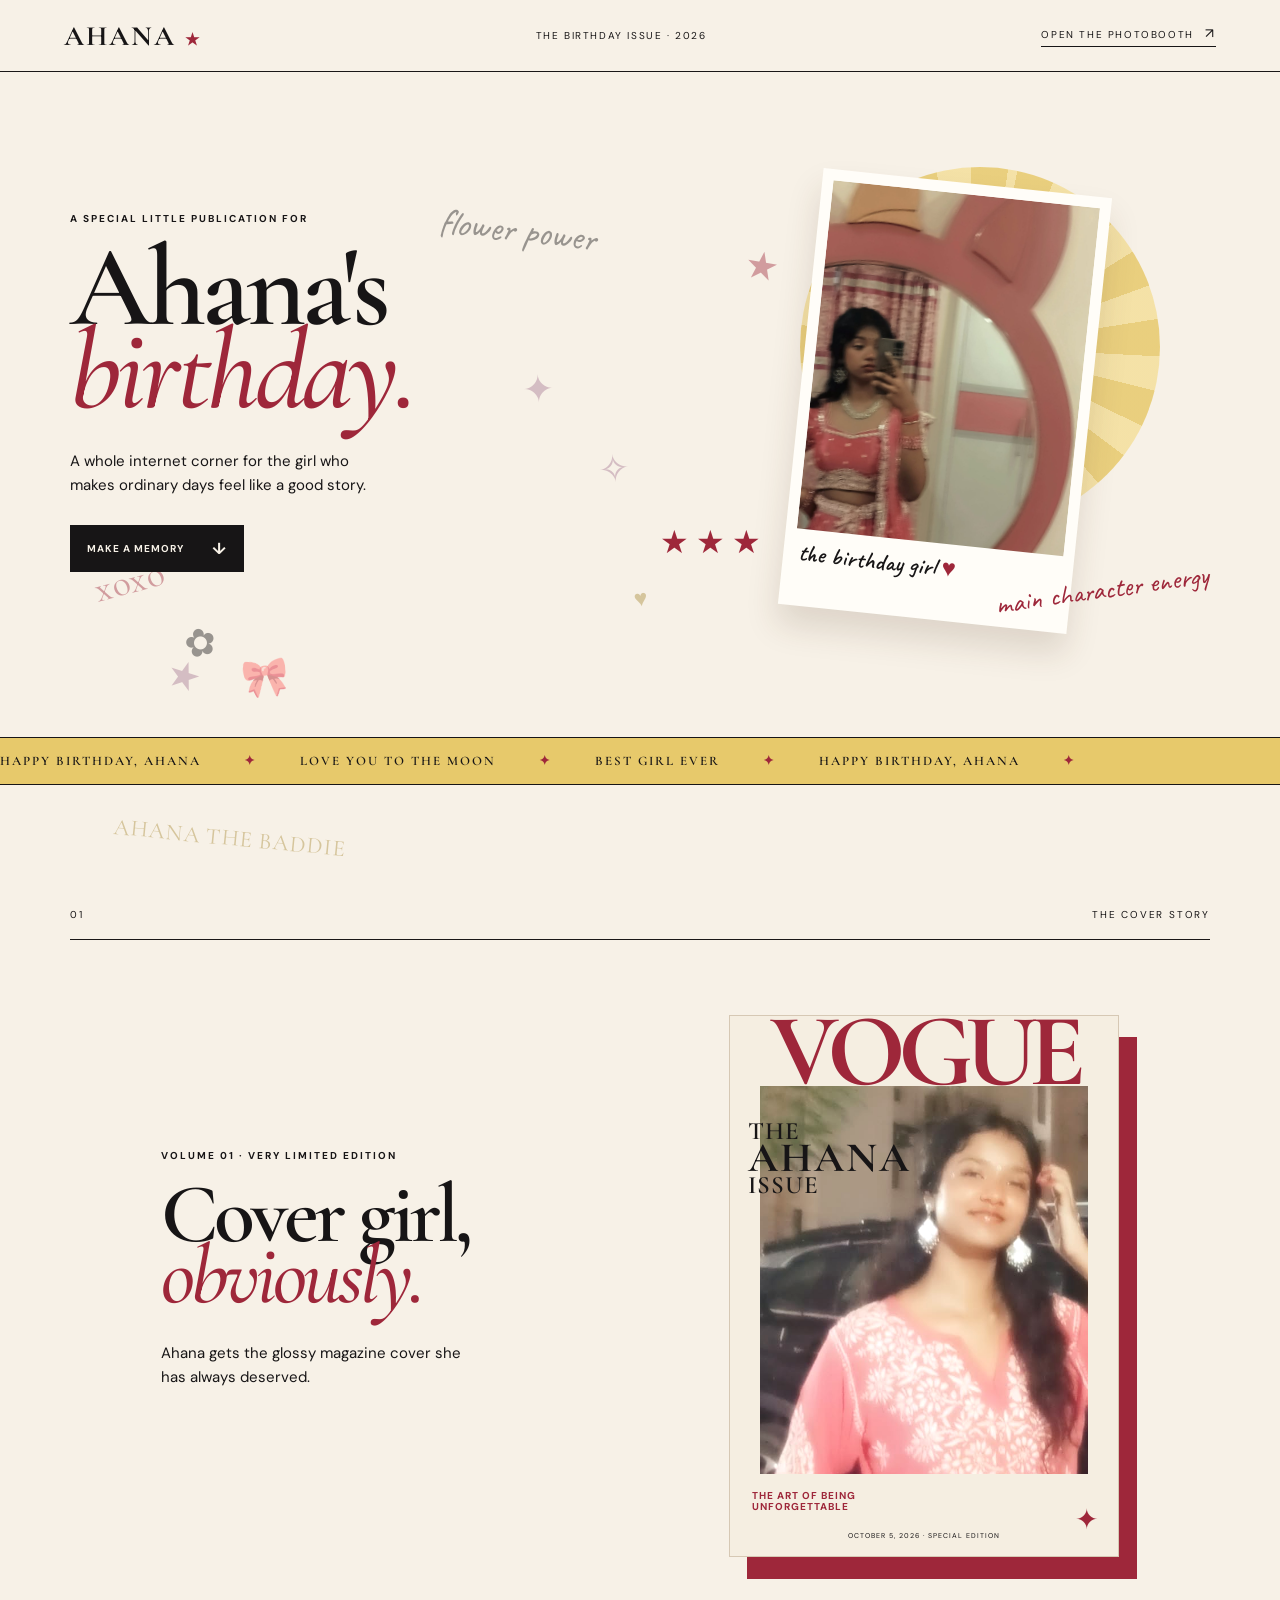
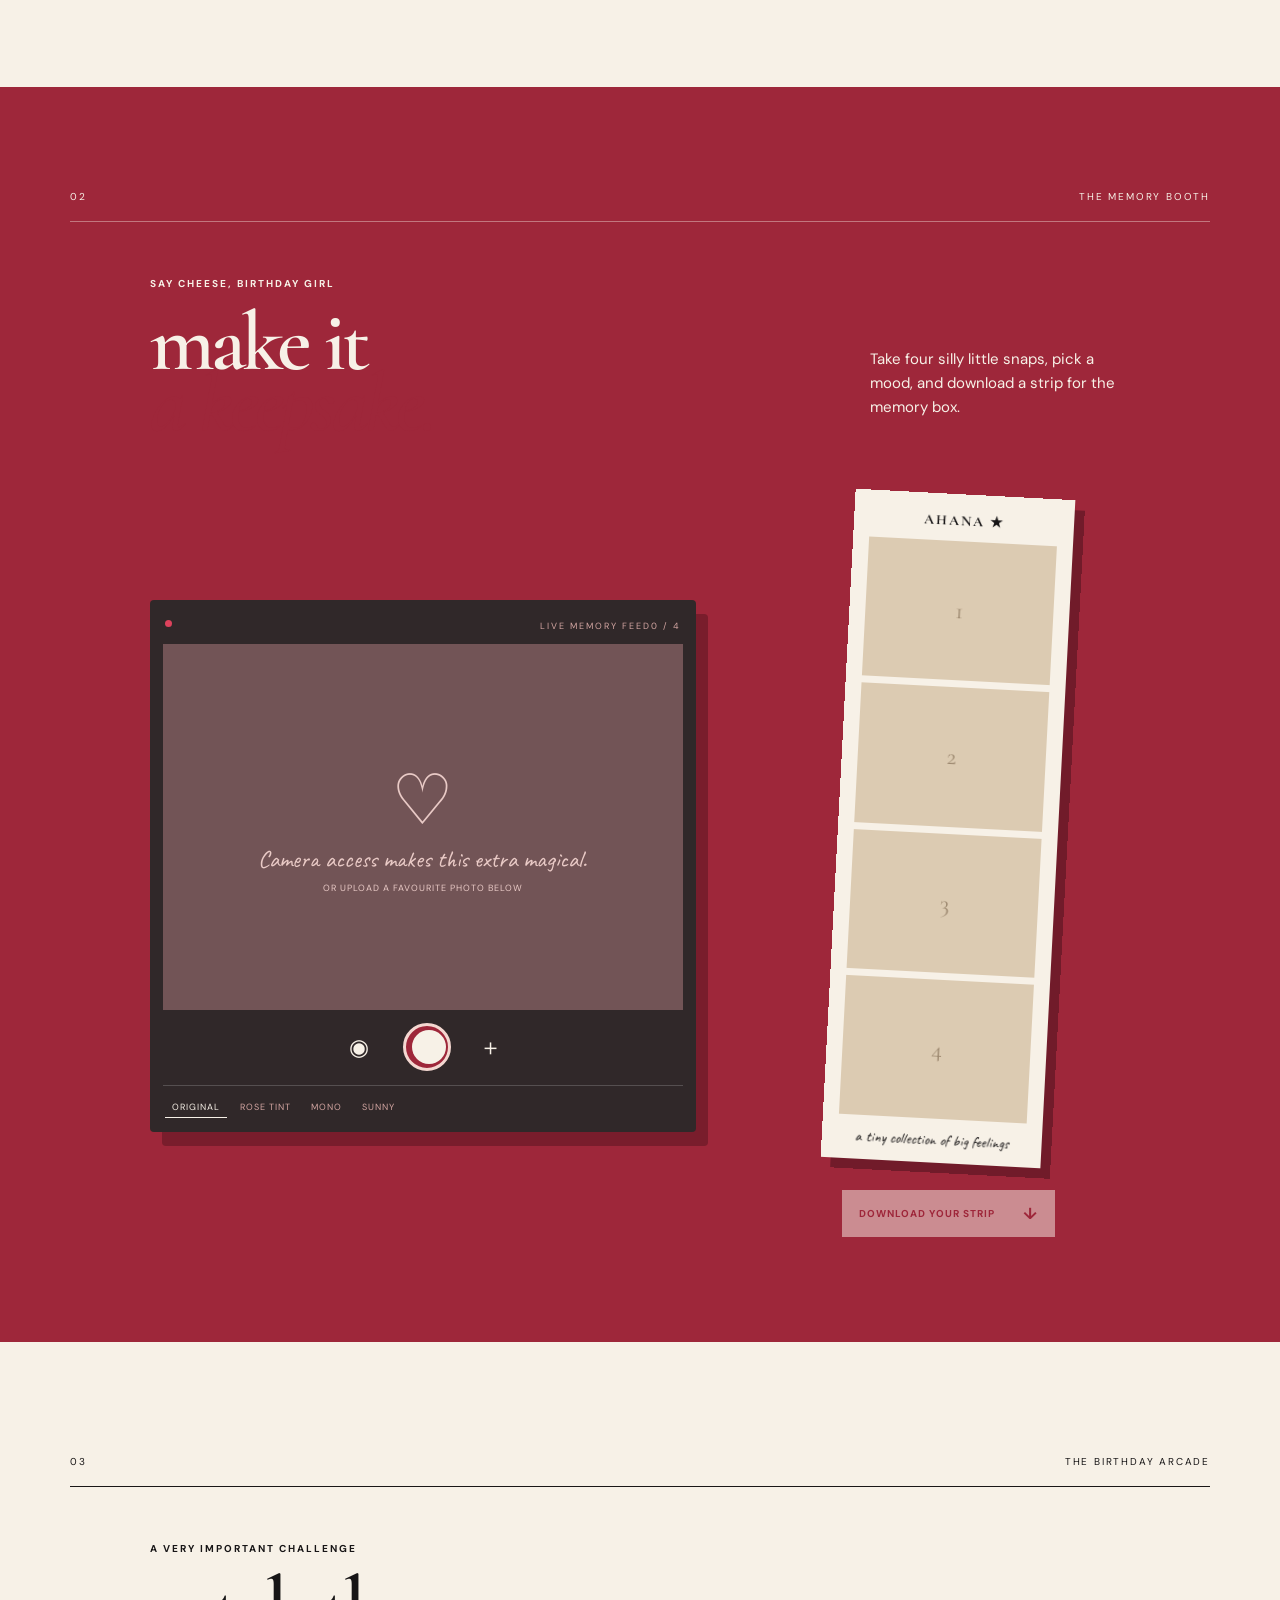
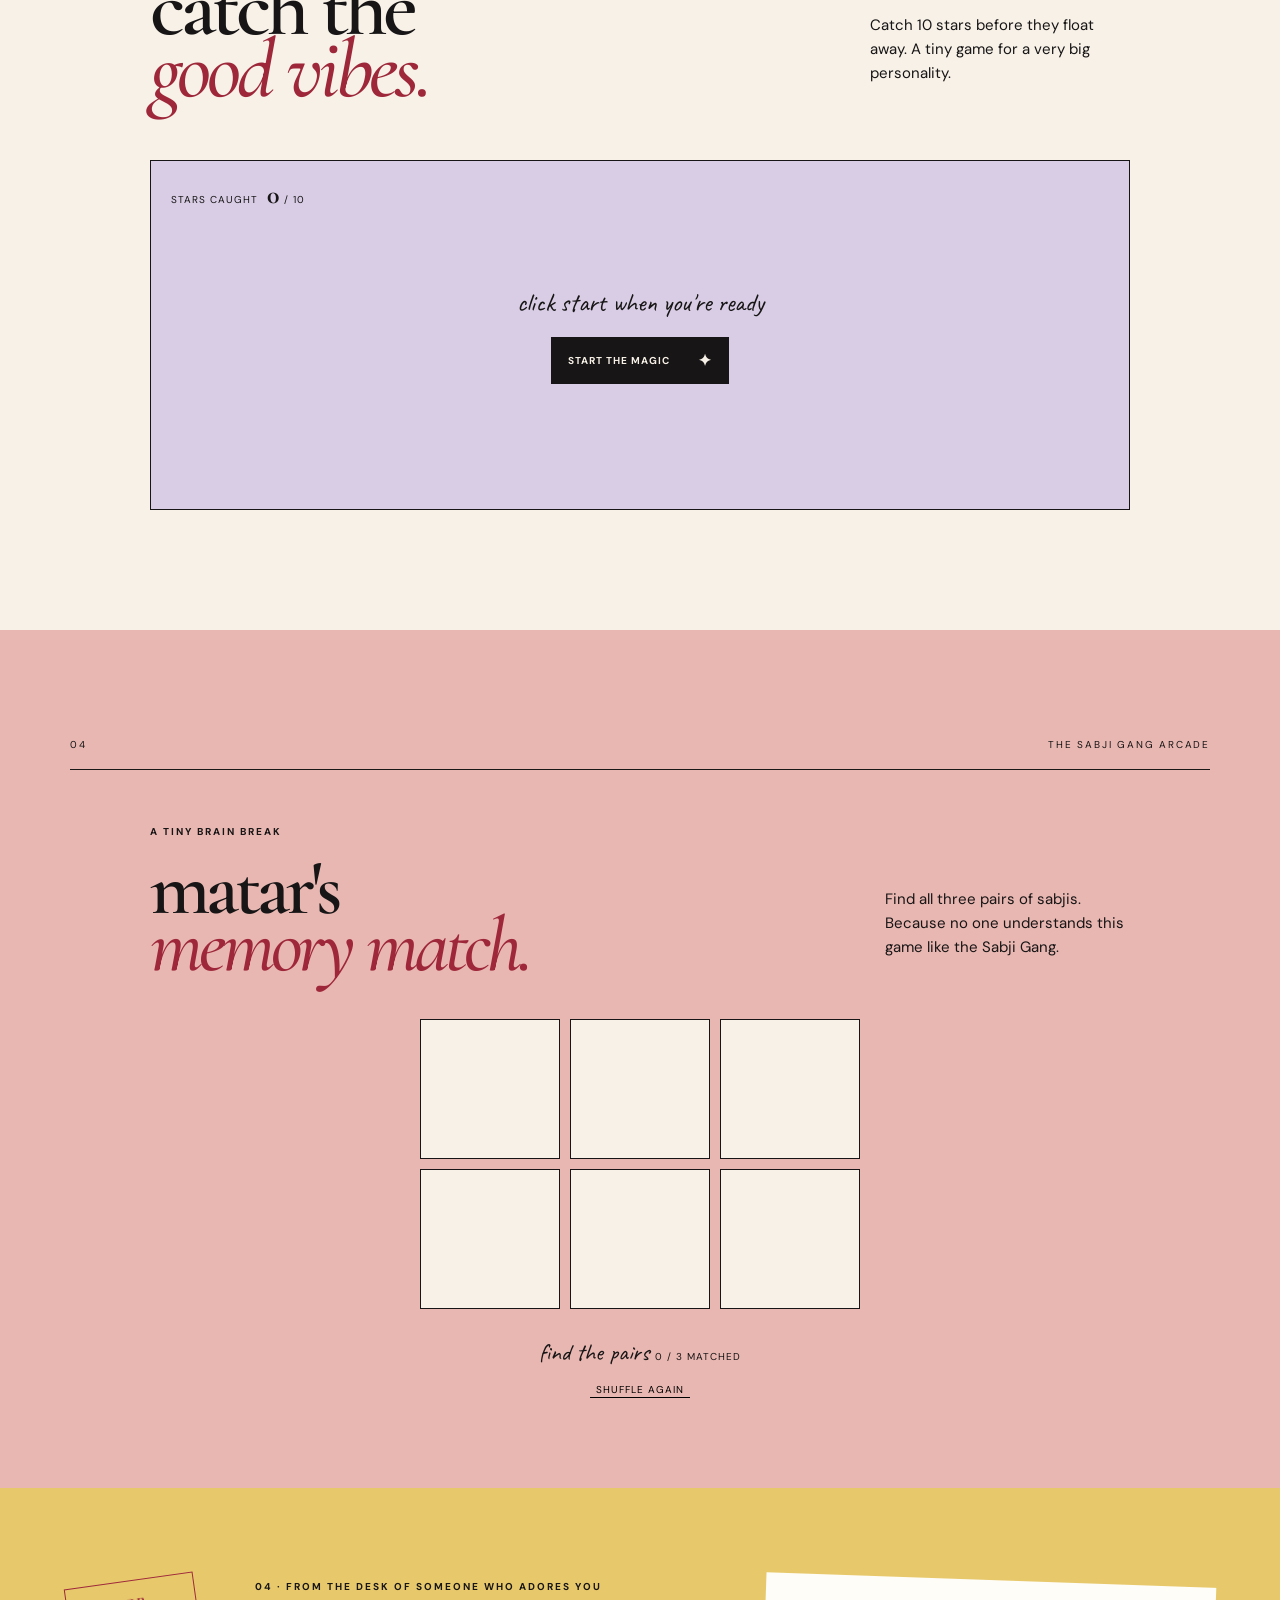
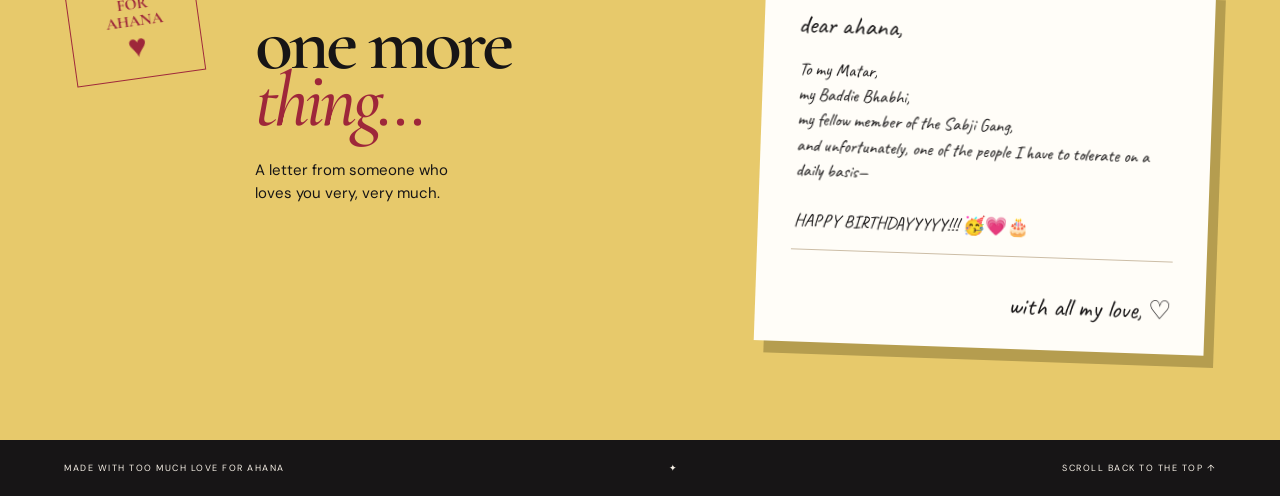
<file: index.html>
<!doctype html>
<html lang="en">
  <head>
    <meta charset="UTF-8" />
    <meta name="viewport" content="width=device-width, initial-scale=1.0" />
    <title>Ahana's Birthday Issue</title>
    <meta name="description" content="A tiny birthday magazine made especially for Ahana." />
    <link rel="preconnect" href="https://fonts.googleapis.com" />
    <link rel="preconnect" href="https://fonts.gstatic.com" crossorigin />
    <link href="https://fonts.googleapis.com/css2?family=Caveat:wght@500;600;700&family=Cormorant+Garamond:wght@500;600;700&family=DM+Sans:wght@400;500;700&display=swap" rel="stylesheet" />
    <link rel="stylesheet" href="style.css" />
    <link rel="icon" type="image/svg+xml" href="favicon.svg" />
    <style>.memory-card{font:700 clamp(13px,2vw,20px) var(--sans);letter-spacing:1px}</style>
    <style>.memory-card.flipped span,.memory-card.matched span{display:block;transform:rotateY(180deg)}</style>
    <style>.memory-card span img{width:100%;height:100%;display:block;object-fit:cover}.memory-card.palak span{overflow:hidden}.memory-card.palak span img{transform:rotate(-90deg) scale(1.35);width:100%;height:100%}</style>
    <style>.memory-card.patagobhi span{overflow:hidden}.memory-card.patagobhi span img{transform:scale(1.08)}</style>
    <style>.memory-card.matar span{overflow:hidden}.memory-card.matar span img{transform:scale(1.08)}</style>
    <style>.mag-image img{object-position:50% 35%!important;transform:scale(1.25)!important;transform-origin:50% 35%!important;filter:saturate(1.08) contrast(1.04)}</style>
    <style>.memory-card{position:relative;display:grid;place-items:center;width:100%;min-width:0;min-height:0;height:auto;aspect-ratio:1/1;overflow:hidden;padding:0}.memory-card span{position:absolute;inset:0;width:100%;height:100%;display:block}.memory-card span img{position:absolute;inset:0;width:100%;height:100%;object-fit:cover}.memory-card span b{position:absolute;left:8px;right:8px;bottom:8px;padding:5px 4px;background:#9e273acc;color:#fffdf8;font:700 11px var(--sans);letter-spacing:1px;text-align:center;text-shadow:0 1px 2px #171516;transform:none}.memory-card.flipped span,.memory-card.matched span{transform:rotateY(180deg)}.memory-card.flipped span b,.memory-card.matched span b{transform:none}.memory-card.palak span img{transform:rotate(-90deg) scale(1.35)}.memory-card.patagobhi span img,.memory-card.matar span img{transform:scale(1.08)}</style>
    <style>.upload-label{display:none!important}.mag-masthead{color:var(--red)!important;top:-10px!important}.mag-headline{color:var(--ink)!important;top:105px!important}.mag-headline strong{font-size:42px!important}.game-star,.game-hazard{position:absolute;font-size:29px;line-height:1;background:transparent;border:0;padding:4px;cursor:pointer;animation:hazard-drift 1.1s ease-in-out infinite alternate;filter:saturate(.9)}.game-star{color:#9e273a}.game-star:hover,.game-hazard:hover{transform:scale(1.3) rotate(-12deg)}@keyframes hazard-drift{to{translate:8px 10px;rotate:8deg}}</style>
    <style>
      .sticker-layer{position:fixed;inset:0;overflow:hidden;pointer-events:none;z-index:0}.sticker{position:absolute;font-family:var(--script);font-size:clamp(20px,3vw,38px);opacity:.42;animation:sticker-drift 5s ease-in-out infinite alternate}.sticker:nth-child(3n){color:var(--red);font-family:var(--serif)}.sticker:nth-child(3n+1){color:#a57591}.sticker:nth-child(4n){font-size:clamp(13px,1.8vw,23px);text-transform:uppercase;letter-spacing:1px;color:#a88935}.topbar,main,footer{position:relative;z-index:1}@keyframes sticker-drift{to{transform:translateY(-8px) rotate(5deg)}}
      .memory-section{background:var(--pink);padding:90px 0}.memory-intro{display:flex;justify-content:space-between;align-items:end;padding:55px 7% 45px}.memory-intro h2{font-size:78px;line-height:.73}.memory-intro>p{max-width:245px;line-height:1.6}.memory-board{width:min(440px,calc(100% - 48px));margin:auto;display:grid;grid-template-columns:repeat(3,1fr);gap:10px}.memory-card{aspect-ratio:1;border:1px solid var(--ink);background:var(--cream);color:var(--red);font:38px var(--serif);transition:transform .2s,background .2s;transform-style:preserve-3d}.memory-card span{visibility:hidden}.memory-card.flipped,.memory-card.matched{background:var(--yellow);transform:rotateY(180deg)}.memory-card.flipped span,.memory-card.matched span{visibility:visible}.memory-card.matched{background:#c9d8b1;cursor:default}.memory-status{text-align:center;font:24px var(--script);margin:28px 0 0}.memory-status small{font:10px var(--sans);text-transform:uppercase;letter-spacing:1px}.memory-reset{display:block;margin:15px auto 0;background:transparent;border:0;border-bottom:1px solid;font-size:10px;text-transform:uppercase;letter-spacing:1px}@media(max-width:760px){.memory-intro{display:block;padding:45px 0 35px}.memory-intro h2{font-size:68px}.memory-intro>p{margin-top:28px}}
    </style>
  </head>
  <body>
    <div class="sticker-layer" id="sticker-layer" aria-hidden="true"></div>
    <header class="topbar">
      <a class="wordmark" href="#top">AHANA <span>★</span></a>
      <p class="issue">THE BIRTHDAY ISSUE · 2026</p>
      <a class="nav-link" href="#photobooth">open the photobooth <span>↗</span></a>
    </header>
    <main id="top">
      <section class="hero section-wrap">
        <div class="hero-copy reveal"><p class="eyebrow">a special little publication for</p><h1>Ahana's<br /><em>birthday.</em></h1><p class="intro">A whole internet corner for the girl who makes ordinary days feel like a good story.</p><a class="button dark-button" href="#photobooth">make a memory <span>↓</span></a></div>
        <div class="hero-art reveal"><div class="sunburst"></div><div class="hero-polaroid photo-card"><div class="photo-placeholder large" data-photo-target="hero"><span>your favourite<br />Ahana photo</span></div><p>the birthday girl <span>♥</span></p></div><span class="scribble scribble-one">main character energy</span><span class="scribble scribble-two">★ ★ ★</span></div>
      </section>
      <section class="ticker" aria-label="birthday notes"><div>HAPPY BIRTHDAY, AHANA <span>✦</span> LOVE YOU TO THE MOON <span>✦</span> BEST GIRL EVER <span>✦</span> HAPPY BIRTHDAY, AHANA <span>✦</span></div></section>
      <section class="cover-section section-wrap" id="cover"><div class="section-label"><span>01</span><span>the cover story</span></div><div class="cover-layout"><div class="cover-intro"><p class="eyebrow">volume 01 · very limited edition</p><h2>Cover girl,<br /><em>obviously.</em></h2><p>Upload a photo and give Ahana the glossy magazine cover she has always deserved.</p><label class="button outline-button upload-label" for="cover-upload">add her photo <span>＋</span></label><input id="cover-upload" type="file" accept="image/*" hidden /></div><div class="magazine" id="magazine"><div class="mag-masthead">VOGUE</div><div class="mag-image" data-photo-target="cover"><span>add photo<br />to reveal<br />the cover girl</span></div><div class="mag-headline">THE<br /><strong>AHANA</strong><br />ISSUE</div><div class="mag-sub">THE ART OF BEING<br />UNFORGETTABLE</div><div class="mag-date">OCTOBER 5, 2026 · SPECIAL EDITION</div><span class="mag-star">✦</span></div></div></section>
      <section class="photobooth-section" id="photobooth"><div class="section-wrap"><div class="section-label light"><span>02</span><span>the memory booth</span></div><div class="booth-heading"><div><p class="eyebrow">say cheese, birthday girl</p><h2>make it<br /><em>a keepsake.</em></h2></div><p class="booth-note">Take four silly little snaps, pick a mood, and download a strip for the memory box.</p></div><div class="booth-grid"><div class="camera-shell"><div class="camera-top"><span class="record-dot"></span> LIVE MEMORY FEED <span id="shot-count">0 / 4</span></div><div class="camera-view" id="camera-view"><video id="camera" autoplay playsinline muted></video><div class="camera-fallback" id="camera-fallback"><span>♡</span><p>Camera access makes this extra magical.</p><small>or upload a favourite photo below</small></div><canvas id="snapshot-canvas" hidden></canvas></div><div class="camera-controls"><button class="icon-button" id="start-camera" title="Start camera">◉</button><button class="shutter" id="take-photo" title="Take a photo"><span></span></button><label class="icon-button upload-mini" for="booth-upload" title="Upload a photo">＋</label><input id="booth-upload" type="file" accept="image/*" hidden /></div><div class="filter-row" aria-label="photo filters"><button class="filter active" data-filter="normal">original</button><button class="filter" data-filter="rose">rose tint</button><button class="filter" data-filter="mono">mono</button><button class="filter" data-filter="warm">sunny</button></div></div><div class="strip-wrap"><div class="photo-strip" id="photo-strip"><div class="strip-brand">AHANA ★</div><div class="strip-slots"><div class="strip-slot empty">1</div><div class="strip-slot empty">2</div><div class="strip-slot empty">3</div><div class="strip-slot empty">4</div></div><p class="strip-footer">a tiny collection of big feelings</p></div><button class="button light-button" id="download-strip" disabled>download your strip <span>↓</span></button></div></div></div></section>
      <section class="game-section section-wrap" id="game"><div class="section-label"><span>03</span><span>the birthday arcade</span></div><div class="game-intro"><div><p class="eyebrow">a very important challenge</p><h2>catch the<br /><em>good vibes.</em></h2></div><p>Catch 10 stars before they float away. A tiny game for a very big personality.</p></div><div class="game-board" id="game-board"><div class="game-score">stars caught <strong id="score">0</strong> / 10</div><div class="game-message" id="game-message">click start when you're ready<br /><button class="button dark-button" id="start-game">start the magic <span>✦</span></button></div></div></section>
      <section class="letter-section"><div class="section-wrap letter-layout"><div class="letter-stamp">FOR<br />AHANA<br /><span>♥</span></div><div class="letter-copy"><p class="eyebrow">04 · from the desk of someone who adores you</p><h2>one more<br /><em>thing...</em></h2><p class="letter-hint">This part is yours. Write the letter, paste it in, and make this page completely hers.</p></div><div class="letter-paper"><p class="paper-to">dear ahana,</p><textarea aria-label="Your birthday letter" placeholder="Write your birthday letter here...&#10;&#10;Tell her everything. The funny things, the soft things, the things you never say out loud.&#10;&#10;love,&#10;your name ♡"></textarea><p class="paper-from">with all my love, <span>♡</span></p></div></div></section>
    </main>
    <footer><span>made with too much love for ahana</span><span>✦</span><span>scroll back to the top ↑</span></footer>
    <script src="script.js"></script>
  </body>
</html>
</file>
<file: style.css>
:root{--ink:#171516;--cream:#f7f1e7;--paper:#fffdf8;--red:#9e273a;--pink:#e9b7b1;--yellow:#e7c96b;--lav:#d8cde4;--sans:'DM Sans',sans-serif;--serif:'Cormorant Garamond',serif;--script:'Caveat',cursive}*{box-sizing:border-box}html{scroll-behavior:smooth}body{margin:0;background:var(--cream);color:var(--ink);font-family:var(--sans);font-size:15px}a{color:inherit;text-decoration:none}button,.button{font:inherit;cursor:pointer}.topbar{height:72px;border-bottom:1px solid #1a1717;display:flex;align-items:center;justify-content:space-between;padding:0 clamp(22px,5vw,72px);background:var(--cream);position:relative;z-index:2}.wordmark{font:700 28px var(--serif);letter-spacing:2px}.wordmark span{font-size:16px;color:var(--red)}.issue,.nav-link{font-size:10px;letter-spacing:1.6px;text-transform:uppercase}.nav-link{border-bottom:1px solid;padding-bottom:4px}.nav-link span{font-size:14px;margin-left:7px}.section-wrap{width:min(1140px,calc(100% - 48px));margin:auto}.hero{min-height:630px;display:grid;grid-template-columns:1fr 1fr;align-items:center;padding:70px 0 95px}.eyebrow{font-size:10px;text-transform:uppercase;letter-spacing:2px;font-weight:700;margin:0 0 22px}.hero h1,h2{font:600 clamp(66px,9vw,128px)/.72 var(--serif);letter-spacing:-4px;margin:0}.hero h1 em,h2 em{color:var(--red);font-weight:500}.intro{max-width:300px;line-height:1.6;margin:36px 0 28px}.button{border:0;display:inline-flex;align-items:center;justify-content:space-between;gap:28px;padding:13px 17px;text-transform:uppercase;letter-spacing:1px;font-size:10px;font-weight:700}.dark-button{background:var(--ink);color:var(--cream)}.dark-button span,.light-button span{font-size:16px}.outline-button{border:1px solid var(--ink);background:transparent}.hero-art{height:500px;position:relative}.sunburst{width:360px;height:360px;border-radius:50%;background:repeating-conic-gradient(from 12deg,#e7c96b 0 12deg,#f4df9b 12deg 23deg);position:absolute;right:50px;top:25px;opacity:.85}.photo-card{background:var(--paper);padding:11px 11px 38px;box-shadow:0 20px 32px #4b301c25;position:absolute}.hero-polaroid{width:290px;transform:rotate(6deg);right:120px;top:40px}.photo-placeholder{background:#d7c7ac;display:grid;place-items:center;color:#75634e;text-align:center;text-transform:uppercase;font-size:10px;letter-spacing:1px;overflow:hidden}.photo-placeholder.large{height:350px}.photo-placeholder img,.mag-image img{width:100%;height:100%;object-fit:cover}.photo-card p{font:600 24px var(--script);margin:9px 4px 0}.photo-card p span{color:var(--red)}.scribble{position:absolute;font:28px var(--script);color:var(--red)}.scribble-one{right:0;bottom:35px;transform:rotate(-8deg)}.scribble-two{left:20px;bottom:80px;font-family:var(--serif);font-size:32px}.ticker{overflow:hidden;white-space:nowrap;border-block:1px solid var(--ink);padding:15px 0;background:var(--yellow);font:600 13px var(--serif);letter-spacing:2px}.ticker div{animation:marquee 22s linear infinite}.ticker span{margin:0 38px;color:var(--red)}@keyframes marquee{to{transform:translateX(-30%)}}.section-label{display:flex;justify-content:space-between;border-bottom:1px solid #1a1717;padding:18px 0;text-transform:uppercase;font-size:10px;letter-spacing:1.8px}.cover-section{padding:105px 0 130px}.cover-layout{display:grid;grid-template-columns:1fr 390px;gap:100px;align-items:center;padding:75px 8% 0}.cover-intro h2,.booth-heading h2,.game-intro h2,.letter-copy h2{font-size:84px;line-height:.73}.cover-intro>p:not(.eyebrow){max-width:310px;line-height:1.6;margin:34px 0}.magazine{background:#f5eee1;aspect-ratio:.72;position:relative;overflow:hidden;box-shadow:18px 22px 0 var(--red);border:1px solid #d6c8b4}.mag-masthead{position:absolute;z-index:1;top:-22px;width:100%;text-align:center;color:#f8f4ec;font:700 103px/.9 var(--serif);letter-spacing:-8px}.mag-image{position:absolute;inset:70px 30px 82px;background:#cab99f;display:grid;place-items:center;text-align:center;color:#685c4c;text-transform:uppercase;font-size:11px;letter-spacing:1px;overflow:hidden}.mag-headline{position:absolute;left:18px;top:92px;color:#f7efe3;font:600 25px/.8 var(--serif);letter-spacing:1px}.mag-headline strong{font-size:37px;letter-spacing:2px}.mag-sub{position:absolute;bottom:43px;left:22px;color:var(--red);font:700 10px/1.15 var(--sans);letter-spacing:1px}.mag-date{position:absolute;bottom:16px;width:100%;text-align:center;font-size:7px;letter-spacing:1px}.mag-star{position:absolute;right:20px;bottom:18px;color:var(--red);font-size:28px}.photobooth-section{background:var(--red);color:var(--cream);padding:85px 0 105px}.light{border-color:#f7f1e766}.booth-heading,.game-intro{display:flex;justify-content:space-between;align-items:end;padding:55px 7% 60px}.booth-note,.game-intro>p{max-width:260px;line-height:1.6}.booth-grid{display:grid;grid-template-columns:1.2fr .8fr;gap:70px;align-items:center;padding:0 7%}.camera-shell{background:#302829;padding:13px;border-radius:4px;box-shadow:12px 14px 0 #791d2c}.camera-top{font-size:9px;letter-spacing:2px;display:flex;justify-content:space-between;padding:7px 2px 12px;color:#d3a6a2}.record-dot{width:7px;height:7px;background:#dd425c;border-radius:50%;display:inline-block;margin-right:auto}.camera-view{aspect-ratio:1.42;background:#725456;position:relative;overflow:hidden}.camera-view video{width:100%;height:100%;object-fit:cover;transform:scaleX(-1);display:none}.camera-view video.active{display:block}.camera-fallback{height:100%;display:grid;place-items:center;align-content:center;text-align:center;color:#e9cac6}.camera-fallback span{font:70px var(--serif)}.camera-fallback p{margin:0;font:24px var(--script)}.camera-fallback small{font-size:9px;letter-spacing:1px;text-transform:uppercase;margin-top:8px}.camera-controls{height:75px;display:flex;align-items:center;justify-content:center;gap:28px}.icon-button{background:none;border:0;color:var(--cream);font-size:23px}.shutter{width:48px;height:48px;border-radius:50%;border:3px solid #f4d8d1;background:var(--red);display:grid;place-items:center}.shutter span{width:34px;height:34px;border-radius:50%;background:var(--cream)}.filter-row{display:flex;gap:6px;border-top:1px solid #ffffff2e;padding:11px 2px 1px;flex-wrap:wrap}.filter{border:0;background:transparent;color:#d3a6a2;font-size:9px;text-transform:uppercase;letter-spacing:1px;padding:4px 7px}.filter.active{color:var(--cream);border-bottom:1px solid}.strip-wrap{text-align:center}.photo-strip{background:#f7f1e7;color:var(--ink);padding:18px 16px 13px;width:min(220px,100%);margin:0 auto 27px;transform:rotate(3deg);box-shadow:10px 10px 0 #711b2a}.strip-brand{font:700 14px var(--serif);letter-spacing:2px;text-align:center;margin-bottom:12px}.strip-slots{display:grid;gap:7px}.strip-slot{aspect-ratio:1.35;background:#dccbb2;color:#9d8970;display:grid;place-items:center;font:24px var(--serif);overflow:hidden}.strip-slot img{width:100%;height:100%;object-fit:cover}.strip-footer{text-align:center;font:15px var(--script);margin:12px 0 0}.light-button{background:var(--cream);color:var(--red)}.light-button:disabled{opacity:.5;cursor:not-allowed}.game-section{padding:95px 0 120px}.game-board{margin:0 7%;min-height:350px;background:var(--lav);position:relative;overflow:hidden;border:1px solid var(--ink);cursor:crosshair}.game-score{position:absolute;top:18px;left:20px;font-size:10px;letter-spacing:1px;text-transform:uppercase}.game-score strong{font:700 26px var(--serif);margin-left:5px}.game-message{position:absolute;inset:0;display:grid;place-items:center;align-content:center;text-align:center;font:26px var(--script);gap:18px}.game-message .button{font-family:var(--sans);color:var(--cream);font-size:10px}.game-star{position:absolute;color:var(--red);font-size:30px;animation:float 1.2s ease-in-out infinite alternate;cursor:pointer}.game-star:hover{transform:scale(1.5)}@keyframes float{to{translate:0 -12px;rotate:15deg}}.letter-section{background:var(--yellow);padding:92px 0}.letter-layout{display:grid;grid-template-columns:130px 1fr 1fr;gap:55px;align-items:start}.letter-stamp{border:1px solid var(--red);color:var(--red);padding:15px;text-align:center;font:700 16px/1.05 var(--serif);transform:rotate(-8deg)}.letter-stamp span{font-size:32px}.letter-copy h2{font-size:78px}.letter-hint{max-width:230px;line-height:1.55;margin-top:30px}.letter-paper{background:var(--paper);padding:34px 34px 27px;min-height:330px;box-shadow:10px 12px 0 #b59d4f;transform:rotate(2deg)}.paper-to,.paper-from{font:26px var(--script);margin:0}.paper-from{text-align:right;margin-top:13px}.letter-paper textarea{width:100%;height:195px;resize:none;border:0;border-bottom:1px solid #ccbda6;background:transparent;font:18px/1.4 var(--script);color:var(--ink);outline:none;margin:14px 0}.letter-paper textarea::placeholder{color:#a99d8a}footer{background:var(--ink);color:var(--cream);padding:22px 5%;display:flex;justify-content:space-between;text-transform:uppercase;font-size:9px;letter-spacing:1.5px}.reveal{animation:rise .8s ease both}@keyframes rise{from{opacity:0;transform:translateY(18px)}to{opacity:1;transform:none}}@media(max-width:760px){.topbar{height:62px}.issue{display:none}.nav-link{font-size:9px}.hero{grid-template-columns:1fr;min-height:auto;padding:60px 0 20px}.hero h1{font-size:92px}.hero-art{height:410px;margin-top:20px}.hero-polaroid{right:calc(50% - 125px);width:250px}.photo-placeholder.large{height:285px}.sunburst{width:300px;height:300px;right:calc(50% - 150px)}.scribble-one{right:8px;bottom:6px}.cover-section,.game-section{padding:70px 0}.cover-layout{grid-template-columns:1fr;gap:55px;padding:55px 8% 0}.cover-intro h2,.booth-heading h2,.game-intro h2,.letter-copy h2{font-size:68px}.magazine{width:min(300px,85%);margin:auto}.booth-heading,.game-intro{display:block;padding:45px 0}.booth-note,.game-intro>p{margin-top:30px}.booth-grid{grid-template-columns:1fr;padding:0;gap:60px}.camera-shell{width:100%}.strip-wrap{padding-bottom:15px}.game-board{margin:0;min-height:300px}.letter-layout{grid-template-columns:1fr;gap:32px}.letter-stamp{width:92px}.letter-paper{transform:rotate(1deg)}footer{font-size:8px;gap:15px}footer span:nth-child(2){display:none}}
</file>
